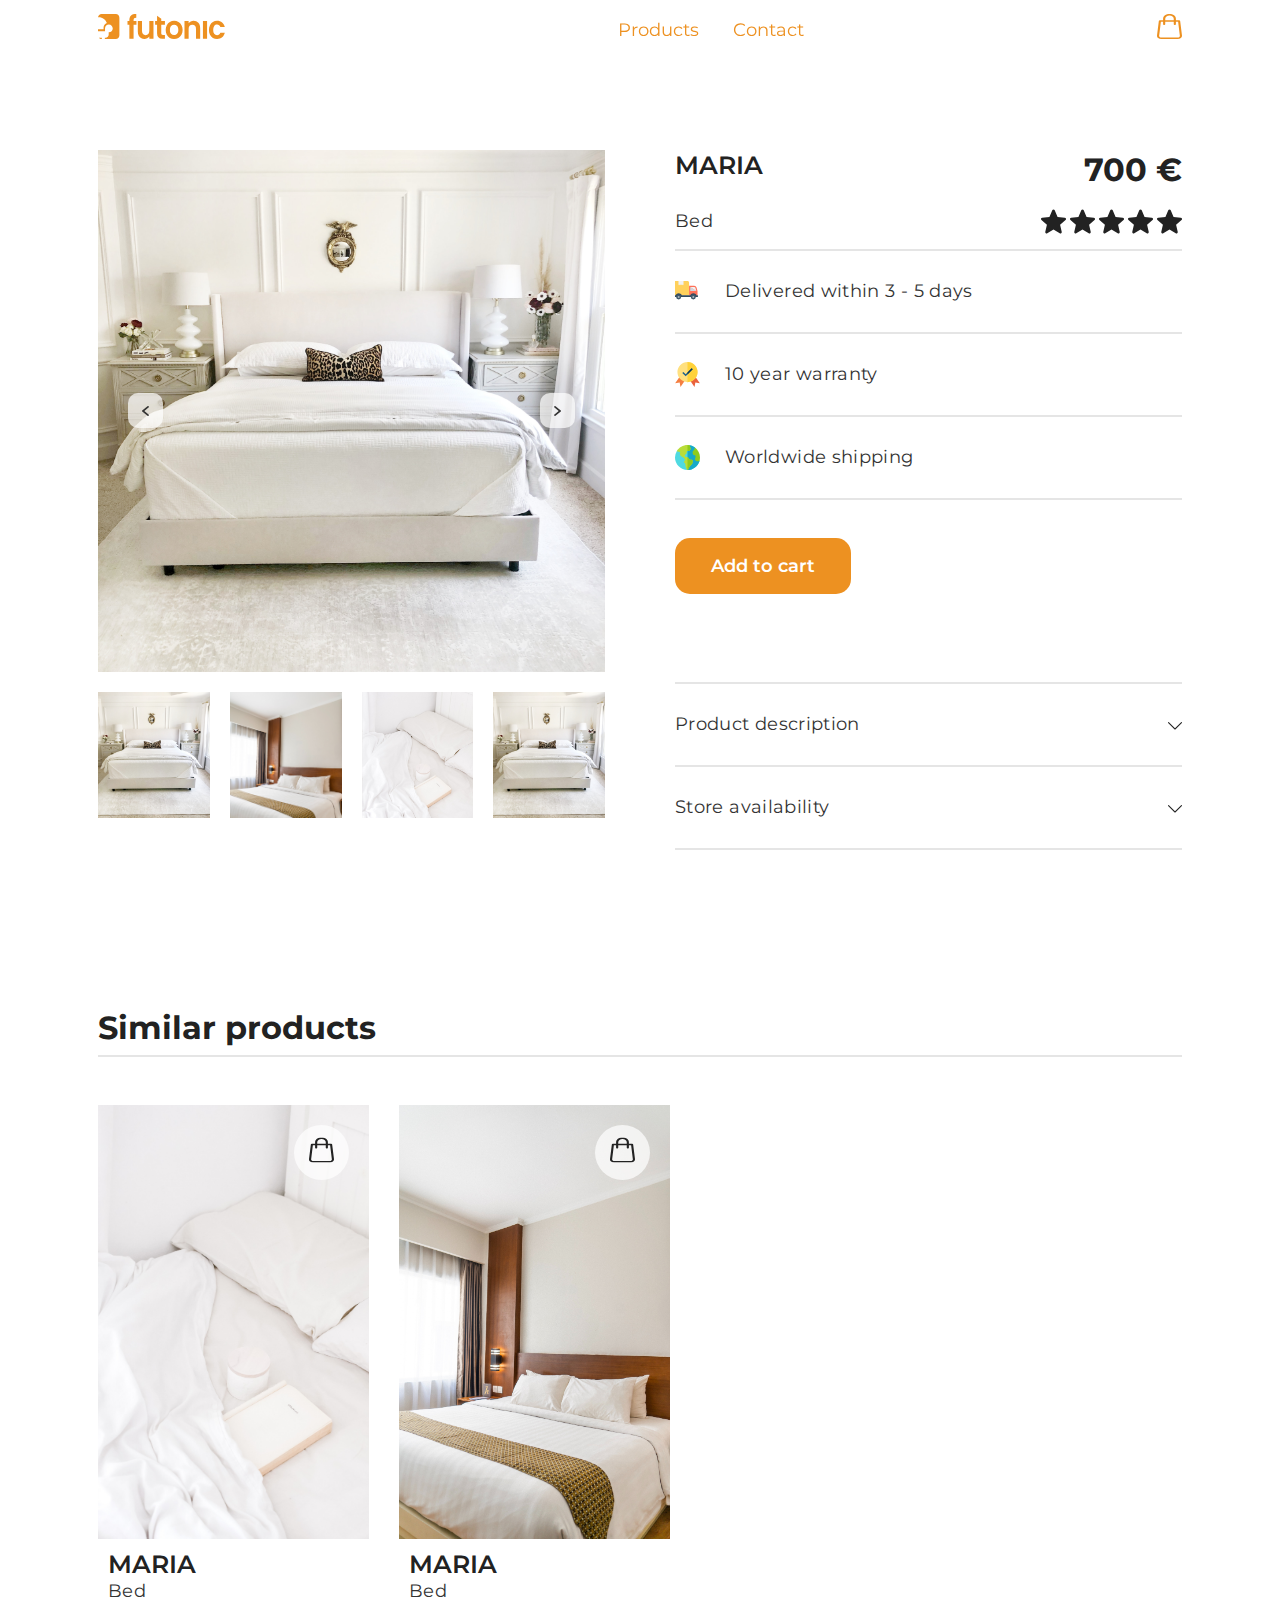
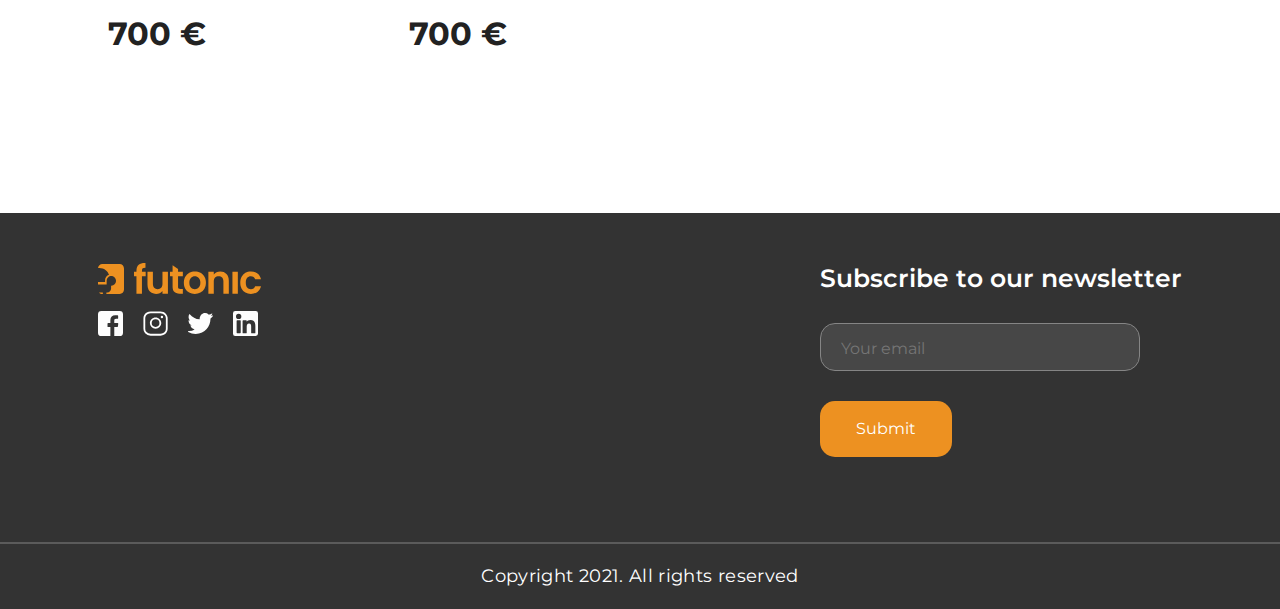
<file: SingleProductPage.html>
<!DOCTYPE html>
<html lang="en">
  <head>
    <meta charset="UTF-8">
    <meta http-equiv="X-UA-Compatible" content="IE=edge">
    <meta name="viewport" content="width=device-width, initial-scale=1.0">
    <link rel="icon" type="image/svg+xml" href="./SVG/Favicon.svg">
    <link rel="stylesheet" href="./Style/style.css" />
    <link href="https://fonts.googleapis.com/css2?family=Montserrat&display=swap" rel="stylesheet"/>
    <title>Single Product</title>
  </head>
  <body>
    
    <!--Header-->
    
    <header class="header-main">
      <div class="container">
        <div class="header__menu">
          <svg class="hamburger" width="29" height="23" fill="none" xmlns="http://www.w3.org/2000/svg">
            <path d="M1 11.5h27M1 22h27M1 1h27" stroke="#ed9121" stroke-width="2" stroke-miterlimit="10" stroke-linecap="round" stroke-linejoin="round"/>
          </svg>
        </div>
        <a class="header__logo orange" href="index.html" title="Home page">
          <svg width="127" height="25" fill="none" xmlns="http://www.w3.org/2000/svg">
            <path fill-rule="evenodd" clip-rule="evenodd" d="M.766 3.226H.03C.263 1.405 1.747 0 3.543 0H17.84c1.956 0 3.543 1.667 3.543 3.723v17.554c0 2.056-1.587 3.723-3.543 3.723H6.517a.352.352 0 00.348-.354v-.92h.689c1.732 0 3.135-1.427 3.135-3.188v-.027a.75.75 0 01-.001-.02V18.32c.067.003.135.005.203.005 2.13 0 3.855-1.755 3.855-3.92 0-2.166-1.726-3.921-3.855-3.921-2.093 0-3.796 1.696-3.853 3.81l-.002 3.056H0v-2.027h5.546l.001-1.805c.06-2.054 1.41-3.76 3.3-4.416-.994-3.39-4.234-5.876-8.081-5.876zm.108 20.5c.65.78 1.604 1.274 2.669 1.274h.655a.352.352 0 01-.349-.354v-.92H.874z" fill="#ed9121"/>
            <path d="M38.46 10.754h-2.88v13.96h-4.216v-13.96h-1.871V7.097h1.87v-.89c0-2.163.575-3.753 1.723-4.77C34.234.419 35.966-.058 38.282.006v3.752c-1.01-.021-1.712.159-2.108.54-.396.382-.594 1.071-.594 2.068v.73h2.88v3.658zM55.497 7.097v17.617H51.31v-2.226a5.682 5.682 0 01-2.108 1.812 6.172 6.172 0 01-2.792.636c-1.286 0-2.425-.286-3.414-.858-.99-.594-1.772-1.452-2.346-2.576-.554-1.145-.832-2.502-.832-4.07V7.097h4.157v9.699c0 1.399.327 2.48.98 3.243.654.742 1.544 1.113 2.673 1.113 1.148 0 2.049-.37 2.702-1.113.653-.763.98-1.844.98-3.243v-9.7h4.187zM63.25 10.754v8.522c0 .594.13 1.028.387 1.304.277.254.732.382 1.365.382h1.93v3.752H64.32c-3.504 0-5.256-1.823-5.256-5.47v-8.49h-1.96V7.097h1.96V1.832l4.187 3.007v2.258h3.682v3.657H63.25zM76.04 25c-1.584 0-3.01-.371-4.276-1.113-1.267-.763-2.267-1.834-3-3.212-.712-1.378-1.068-2.968-1.068-4.77 0-1.802.366-3.392 1.098-4.77.752-1.378 1.772-2.438 3.059-3.18 1.286-.763 2.722-1.144 4.305-1.144 1.584 0 3.02.381 4.306 1.144 1.287.742 2.296 1.802 3.029 3.18.752 1.378 1.128 2.968 1.128 4.77 0 1.802-.386 3.392-1.158 4.77-.752 1.378-1.782 2.449-3.088 3.212C79.088 24.629 77.643 25 76.04 25zm0-3.88a4.11 4.11 0 002.108-.572c.673-.403 1.207-.996 1.603-1.78.396-.785.594-1.74.594-2.863 0-1.674-.416-2.957-1.247-3.847-.812-.912-1.811-1.368-3-1.368-1.187 0-2.186.456-2.998 1.368-.792.89-1.188 2.173-1.188 3.847 0 1.675.386 2.968 1.158 3.88.792.89 1.782 1.335 2.97 1.335zM95.599 6.843c1.96 0 3.543.667 4.751 2.003 1.207 1.314 1.811 3.159 1.811 5.533v10.335h-4.157v-9.73c0-1.4-.327-2.47-.98-3.213-.653-.763-1.544-1.144-2.673-1.144-1.148 0-2.058.381-2.731 1.144-.654.742-.98 1.813-.98 3.212v9.73h-4.157V7.098h4.157V9.29a5.717 5.717 0 012.108-1.78 6.172 6.172 0 012.85-.668zM109.083 7.097v17.617h-4.157V7.097h4.157zM110.934 15.905c0-1.823.346-3.413 1.039-4.77.693-1.378 1.653-2.438 2.881-3.18 1.227-.763 2.632-1.144 4.216-1.144 2.039 0 3.722.55 5.048 1.653 1.346 1.081 2.247 2.608 2.702 4.58h-4.484c-.237-.764-.643-1.357-1.217-1.781-.554-.446-1.247-.668-2.079-.668-1.187 0-2.128.466-2.821 1.399-.692.912-1.039 2.215-1.039 3.911 0 1.675.347 2.979 1.039 3.912.693.911 1.634 1.367 2.821 1.367 1.683 0 2.782-.806 3.296-2.417h4.484c-.455 1.908-1.356 3.424-2.702 4.548-1.346 1.123-3.029 1.685-5.048 1.685-1.584 0-2.989-.371-4.216-1.113-1.228-.763-2.188-1.823-2.881-3.18-.693-1.378-1.039-2.979-1.039-4.802z" fill="#ed9121"/>
          </svg>
        </a>
        <nav class="header-main__nav">
          <ul class="meni header-main__nav-list">
            <li class="header-main__nav-list-item"><a href="ProductsPage.html" class="header-main__link orange">Products</a></li>
            <li class="header-main__nav-list-item"><a href="index.html" class="header-main__link orange">Contact</a></li>
          </ul>
        </nav>
        <a href="CartPage.html" title="Cart page"
          >
          <svg width="25" height="25" fill="none" xmlns="http://www.w3.org/2000/svg">
            <path d="M24.983 21.592L23.167 6.961c-.051-.403-.512-.711-1.065-.711h-3.2V4.687c0-1.256-.665-2.435-1.87-3.318C15.826.486 14.215 0 12.499 0 8.97 0 6.097 2.103 6.097 4.688V6.25h-3.2c-.553 0-1.014.308-1.063.71L.018 21.593c-.11.872.292 1.744 1.099 2.39C1.923 24.63 3.07 25 4.268 25h16.464c1.197 0 2.345-.37 3.152-1.017.807-.647 1.206-1.519 1.099-2.39zM8.231 4.688c0-1.724 1.914-3.125 4.268-3.125 1.146 0 2.22.323 3.024.91.805.588 1.244 1.375 1.244 2.215V6.25H8.231V4.687zM22.307 22.93c-.41.326-.969.508-1.577.508H4.268c-.606 0-1.167-.182-1.574-.51-.41-.328-.604-.751-.549-1.195l1.727-13.92h2.225v2.343c0 .431.478.781 1.067.781.59 0 1.067-.35 1.067-.78V7.811h8.536v2.344c0 .431.478.781 1.067.781.59 0 1.067-.35 1.067-.78V7.811h2.226l1.728 13.922c.056.443-.138.868-.548 1.196z" fill="#ed9121"/>
          </svg>
        </a>
      </div>
    </header>
    <main>
      
      <!--Single Product Sekcija-->
      
      <section class="single-product">
        <div class="container">
          <div class="single-product__img-wrap">
            <div class="single-product__img-wrap-big-pic" style="background-image: url(./ProductPage/Bed1.jpg);">
              <div class="single-product__img-wrap-big-pic-arrow single-product__img-wrap-big-pic-arrow-left">
                <svg width="7" height="10" fill="none" xmlns="http://www.w3.org/2000/svg">
                  <path d="M.19 4.61L5.492.16A.715.715 0 015.953 0c.175 0 .339.057.461.16l.39.327a.488.488 0 010 .774L2.353 4.998 6.81 8.739c.122.103.19.24.19.387a.504.504 0 01-.19.387l-.39.327a.715.715 0 01-.462.16.715.715 0 01-.46-.16L.19 5.386A.503.503 0 010 4.998c0-.147.067-.285.19-.388z" fill="#333"/>
                </svg>
              </div>
              <div class="single-product__img-wrap-big-pic-arrow single-product__img-wrap-big-pic-arrow-right">
                <svg width="7" height="10" fill="none" xmlns="http://www.w3.org/2000/svg">
                  <path d="M6.81 4.61L1.508.16A.715.715 0 001.047 0a.715.715 0 00-.461.16l-.39.327a.488.488 0 000 .774l4.452 3.737L.19 8.739a.503.503 0 00-.19.387c0 .146.068.284.19.387l.39.327c.124.103.287.16.462.16a.715.715 0 00.46-.16L6.81 5.386A.503.503 0 007 4.998a.503.503 0 00-.19-.388z" fill="#333"/>
                </svg>
              </div>
            </div>
            <div class="single-product__img-wrap-small-pics">
              <div class="single-product__img-wrap-small-pics-img" style="background-image: url(./ProductPage/Bed1.jpg);"></div>
              <div class="single-product__img-wrap-small-pics-img" style="background-image: url(./ProductPage/Bed2.jpg);"></div>
              <div class="single-product__img-wrap-small-pics-img" style="background-image: url(./ProductPage/Bed3.jpg);"></div>
              <div class="single-product__img-wrap-small-pics-img" style="background-image: url(./ProductPage/Bed1.jpg);"></div>
            </div>
          </div>
          <div class="single-product__content-wrap">
            <div class="single-product__content-wrap-top">
              <div class="single-product__content-wrap-top-price">
                <h3 class="heading3">MARIA</h3>
                <h2 class="heading2">700 €</h2>
              </div>
              <div class="single-product__content-wrap-top-rating">
                <p>Bed</p>
                <div class="single-product__content-wrap-top-rating-stars">
                <svg data-stars-clicked="1" class="star star-1" height="25" viewBox="0 -10 511.987 511" width="25" xmlns="http://www.w3.org/2000/svg">
                  <path d="M510.652 185.902a27.158 27.158 0 00-23.425-18.71l-147.774-13.419-58.433-136.77C276.71 6.98 266.898.494 255.996.494s-20.715 6.487-25.023 16.534l-58.434 136.746-147.797 13.418A27.208 27.208 0 001.34 185.902c-3.371 10.368-.258 21.739 7.957 28.907l111.7 97.96-32.938 145.09c-2.41 10.668 1.73 21.696 10.582 28.094 4.757 3.438 10.324 5.188 15.937 5.188 4.84 0 9.64-1.305 13.95-3.883l127.468-76.184 127.422 76.184c9.324 5.61 21.078 5.097 29.91-1.305a27.223 27.223 0 0010.582-28.094l-32.937-145.09 111.699-97.94a27.224 27.224 0 007.98-28.927zm0 0" fill="#222"/>
                </svg>
                

                <svg data-stars-clicked="2" class="star star-2" height="25" viewBox="0 -10 511.987 511" width="25" xmlns="http://www.w3.org/2000/svg">
                  <path d="M510.652 185.902a27.158 27.158 0 00-23.425-18.71l-147.774-13.419-58.433-136.77C276.71 6.98 266.898.494 255.996.494s-20.715 6.487-25.023 16.534l-58.434 136.746-147.797 13.418A27.208 27.208 0 001.34 185.902c-3.371 10.368-.258 21.739 7.957 28.907l111.7 97.96-32.938 145.09c-2.41 10.668 1.73 21.696 10.582 28.094 4.757 3.438 10.324 5.188 15.937 5.188 4.84 0 9.64-1.305 13.95-3.883l127.468-76.184 127.422 76.184c9.324 5.61 21.078 5.097 29.91-1.305a27.223 27.223 0 0010.582-28.094l-32.937-145.09 111.699-97.94a27.224 27.224 0 007.98-28.927zm0 0" fill="#222"/>
                </svg>
                

                <svg data-stars-clicked="3" class="star star-3" height="25" viewBox="0 -10 511.987 511" width="25" xmlns="http://www.w3.org/2000/svg">
                  <path d="M510.652 185.902a27.158 27.158 0 00-23.425-18.71l-147.774-13.419-58.433-136.77C276.71 6.98 266.898.494 255.996.494s-20.715 6.487-25.023 16.534l-58.434 136.746-147.797 13.418A27.208 27.208 0 001.34 185.902c-3.371 10.368-.258 21.739 7.957 28.907l111.7 97.96-32.938 145.09c-2.41 10.668 1.73 21.696 10.582 28.094 4.757 3.438 10.324 5.188 15.937 5.188 4.84 0 9.64-1.305 13.95-3.883l127.468-76.184 127.422 76.184c9.324 5.61 21.078 5.097 29.91-1.305a27.223 27.223 0 0010.582-28.094l-32.937-145.09 111.699-97.94a27.224 27.224 0 007.98-28.927zm0 0" fill="#222"/>
                </svg>
                

                <svg data-stars-clicked="4" class="star star-4" height="25" viewBox="0 -10 511.987 511" width="25" xmlns="http://www.w3.org/2000/svg">
                  <path d="M510.652 185.902a27.158 27.158 0 00-23.425-18.71l-147.774-13.419-58.433-136.77C276.71 6.98 266.898.494 255.996.494s-20.715 6.487-25.023 16.534l-58.434 136.746-147.797 13.418A27.208 27.208 0 001.34 185.902c-3.371 10.368-.258 21.739 7.957 28.907l111.7 97.96-32.938 145.09c-2.41 10.668 1.73 21.696 10.582 28.094 4.757 3.438 10.324 5.188 15.937 5.188 4.84 0 9.64-1.305 13.95-3.883l127.468-76.184 127.422 76.184c9.324 5.61 21.078 5.097 29.91-1.305a27.223 27.223 0 0010.582-28.094l-32.937-145.09 111.699-97.94a27.224 27.224 0 007.98-28.927zm0 0" fill="#222"/>
                </svg>
                

                <svg data-stars-clicked="5" class="star star-5" height="25" viewBox="0 -10 511.987 511" width="25" xmlns="http://www.w3.org/2000/svg">
                  <path d="M510.652 185.902a27.158 27.158 0 00-23.425-18.71l-147.774-13.419-58.433-136.77C276.71 6.98 266.898.494 255.996.494s-20.715 6.487-25.023 16.534l-58.434 136.746-147.797 13.418A27.208 27.208 0 001.34 185.902c-3.371 10.368-.258 21.739 7.957 28.907l111.7 97.96-32.938 145.09c-2.41 10.668 1.73 21.696 10.582 28.094 4.757 3.438 10.324 5.188 15.937 5.188 4.84 0 9.64-1.305 13.95-3.883l127.468-76.184 127.422 76.184c9.324 5.61 21.078 5.097 29.91-1.305a27.223 27.223 0 0010.582-28.094l-32.937-145.09 111.699-97.94a27.224 27.224 0 007.98-28.927zm0 0" fill="#222"/>
                </svg>
                

                </div>
              </div>
            </div>
            <div class="single-product__content-wrap-middle">
              <hr>
              <div class="single-product__content-wrap-middle-flex">
                <svg width="25" height="25" fill="none" xmlns="http://www.w3.org/2000/svg">
                  <g clip-path="url(#clip0)">
                    <path d="M19.226 6.78h-5.162v9.356h8.457v-4.21l-.986-3.41a2.404 2.404 0 00-2.31-1.736z" fill="#FF7058"/>
                    <path d="M21.287 11.88h-6.05V7.954l6.05 3.926z" fill="#CDD6E0"/>
                    <path d="M21.286 11.882l-.879-3.039a1.237 1.237 0 00-1.182-.888h-3.987l6.048 3.927z" fill="#F2F2F2"/>
                    <path d="M-.521 2.083H12.5c.862 0 1.562.7 1.562 1.563v12.49H-2.083V3.646c0-.863.699-1.563 1.562-1.563z" fill="#FFD15C"/>
                    <path d="M8.499 2.086v4.128l-.604-.604-.633.633-.633-.633-.633.633-.634-.633-.64.633-.633-.633-.611.612V2.086h5.021z" fill="#F2F2F2"/>
                    <path d="M22.915 16.135v1.766H-2.083v-1.766h2.61a3.573 3.573 0 013.124-1.833c1.339 0 2.51.74 3.125 1.833h8.395a3.564 3.564 0 013.12-1.833c1.343 0 2.51.74 3.124 1.833h1.5z" fill="#334A5E"/>
                    <path d="M20.787 17.89a2.495 2.495 0 11-4.99 0 2.495 2.495 0 014.99 0z" fill="#40596B"/>
                    <path d="M19.294 17.89a1.002 1.002 0 11-2.004 0 1.002 1.002 0 012.004 0z" fill="#ACB3BA"/>
                    <path d="M6.145 17.89a2.495 2.495 0 11-4.99 0 2.495 2.495 0 014.99 0z" fill="#40596B"/>
                    <path d="M4.652 17.89a1.002 1.002 0 11-2.003 0 1.002 1.002 0 012.003 0z" fill="#ACB3BA"/>
                  </g>
                  <defs>
                    <clipPath id="clip0">
                      <path fill="#fff" d="M0 0h25v25H0z"/>
                    </clipPath>
                  </defs>
                </svg>
                <p>Delivered within 3 - 5 days</p>
              </div>
              <hr>
              <div class="single-product__content-wrap-middle-flex">
                <svg width="25" height="25" fill="none" xmlns="http://www.w3.org/2000/svg">
                  <g clip-path="url(#clip0)">
                    <path d="M4.814 14.527L.146 21.334l4.507-.84.84 4.506 4.431-6.462-5.11-4.011z" fill="#F57F41"/>
                    <path d="M20.185 14.527l-5.11 4.01L19.504 25l.84-4.506 4.507.84-4.667-6.807z" fill="#EA623C"/>
                    <path d="M12.499 0C6.948 0 2.43 4.517 2.43 10.069c0 5.551 4.517 10.068 10.068 10.068 5.551 0 10.068-4.517 10.068-10.069C22.567 4.517 18.05 0 12.499 0z" fill="#FFE07F"/>
                    <path d="M12.499 0v20.137c5.552 0 10.068-4.517 10.068-10.069C22.567 4.517 18.051 0 12.5 0z" fill="#FFD23A"/>
                    <path d="M10.704 14.364l-3.437-3.438L8.31 9.884l2.396 2.396 5.985-5.986 1.041 1.042-7.027 7.027z" fill="#1D608B"/>
                    <path d="M12.499 12.573l5.232-5.237-1.042-1.042-4.19 4.19v2.09z" fill="#0D3954"/>
                  </g>
                  <defs>
                    <clipPath id="clip0">
                      <path fill="#fff" d="M0 0h25v25H0z"/>
                    </clipPath>
                  </defs>
                </svg>
                <p>10 year warranty</p>
              </div>
              <hr>
              <div class="single-product__content-wrap-middle-flex">
                <svg width="25" height="25" fill="none" xmlns="http://www.w3.org/2000/svg">
                  <g clip-path="url(#clip0)">
                    <path d="M11.195 14.457L4.608 4.212 1.74 6.182A12.357 12.357 0 000 12.5C0 19.366 5.634 25 12.5 25l-1.305-10.543z" fill="#4FDAE1"/>
                    <path d="M12.552 24.998h.002L12.5 25c.017 0 .034 0 .052-.002z" fill="#000"/>
                    <path d="M19.933 2.534C18.367 1.364 16.526.508 14.518.18L12.5 1.993 7.685 6.206l2.338 7.026L12.5 25c5.567-.024 10.386-3.77 11.948-8.838L19.933 2.534z" fill="#4FDAE1"/>
                    <path d="M24.449 16.162L19.933 2.534C18.369 1.364 16.526.508 14.519.18L12.5 1.993V25c5.568-.024 10.386-3.77 11.949-8.838z" fill="#16AAC8"/>
                    <path d="M16.895 14.697h-1.292a1.907 1.907 0 01-1.715-1.06 3.356 3.356 0 00-1.388-1.43 3.363 3.363 0 00-1.638-.44h-.839l-.222-.445c-.395-.789-.038-1.75.814-2.187.7-.359 1.152-1.144 1.152-2V6.64c0-.404.329-.733.733-.733h.884a2.198 2.198 0 002.08-2.905L14.518.179A16.316 16.316 0 0012.5 0C7.987 0 3.932 2.482 1.74 6.183l2.863.704a.801.801 0 01.51 1.17c-.53.966-.212 2.21.724 2.834l3.165 2.11.728 1.456c.247.495.15 1.091-.241 1.483l-.437.437a.732.732 0 000 1.036l.874.873c.243.243.377.566.377.909a9.86 9.86 0 001.013 4.344l.529 1.056a.733.733 0 001.35-.096c.56-1.678 1.622-3.3 3.343-4.999a3.637 3.637 0 001.089-2.605V15.43a.732.732 0 00-.732-.733z" fill="#B9DD39"/>
                    <path d="M13.384 5.908a2.198 2.198 0 002.08-2.905L14.518.179A16.318 16.318 0 0012.5 0v5.908h.884zM13.194 24.5c.56-1.68 1.623-3.3 3.344-5a3.637 3.637 0 001.089-2.605V15.43a.732.732 0 00-.732-.733h-1.292a1.907 1.907 0 01-1.715-1.06 3.355 3.355 0 00-1.388-1.43V25a.733.733 0 00.694-.5zM19.933 2.534l-.694 2.081a.745.745 0 01-.177.288l-.791.79a2.184 2.184 0 00-.644 1.554v.858a2.2 2.2 0 002.197 2.198c.404 0 .733.328.733.732v1.12a.73.73 0 01-.078.326l-.25.501c-.73 1.46.33 3.18 1.966 3.18h2.254c.302-.98.551-2.394.551-3.662 0-3.905-1.876-7.58-5.067-9.966z" fill="#90CC1C"/>
                  </g>
                  <defs>
                    <clipPath id="clip0">
                      <path fill="#fff" d="M0 0h25v25H0z"/>
                    </clipPath>
                  </defs>
                </svg>
                <p>Worldwide shipping</p>
              </div>
              <hr>
              <button type="button" class="single-product__button">Add to cart</button>
            </div>
            <div class="single-product__content-wrap-bottom">
              <hr>
              <div class="single-product__content-wrap-bottom-accordion">
                <div class="single-product__content-wrap-bottom-flex">
                  <p>Product description</p>
                  <svg width="14" height="8" fill="none" xmlns="http://www.w3.org/2000/svg">
                    <path d="M7.003 6.242L.92.158a.539.539 0 00-.761.761l6.464 6.465c.21.21.552.21.762 0L13.85.92a.539.539 0 00-.762-.761L7.003 6.242z" fill="#222"/>
                  </svg>
                </div>
                <div class="single-product__content-wrap-bottom-accordion-dropdown">
                  <p>Lorem ipsum dolor sit, amet consectetur adipisicing elit. Quis reprehenderit ipsum suscipit accusantium atque aspernatur, deleniti facere iure laudantium voluptatibus?</p>
                </div>
              </div>
              <hr>
              <div class="single-product__content-wrap-bottom-accordion-two">
                <div class="single-product__content-wrap-bottom-flex">
                  <p>Store availability</p>
                  <svg width="14" height="8" fill="none" xmlns="http://www.w3.org/2000/svg">
                    <path d="M7.003 6.242L.92.158a.539.539 0 00-.761.761l6.464 6.465c.21.21.552.21.762 0L13.85.92a.539.539 0 00-.762-.761L7.003 6.242z" fill="#222"/>
                  </svg>
                </div>
              <div class="single-product__content-wrap-bottom-accordion-dropdown-two">
                <p>Lorem ipsum dolor sit, amet consectetur adipisicing elit. Quis reprehenderit ipsum suscipit accusantium atque aspernatur, deleniti facere iure laudantium voluptatibus?</p>
              </div>
              </div>
              <hr>
            </div>
          </div>
        </div>
      </section>
      
      <!--Second Section-->

      <section class="similar-products">
        <div class="container">
          <h2>Similar products</h2>
          <hr>
          <div class="similar-products__cards">
            
            <article class="similar-products__cards__card">
              <a href="#" class="similar-products__cards__card-quick-add">
                <svg width="25" height="25" fill="none" xmlns="http://www.w3.org/2000/svg">
                  <path d="M24.983 21.592L23.167 6.961c-.051-.403-.512-.711-1.065-.711h-3.2V4.687c0-1.256-.665-2.435-1.87-3.318C15.826.486 14.215 0 12.499 0 8.97 0 6.097 2.103 6.097 4.688V6.25h-3.2c-.553 0-1.014.308-1.063.71L.018 21.593c-.11.872.292 1.744 1.099 2.39C1.923 24.63 3.07 25 4.268 25h16.464c1.197 0 2.345-.37 3.152-1.017.807-.647 1.206-1.519 1.099-2.39zM8.231 4.688c0-1.724 1.914-3.125 4.268-3.125 1.146 0 2.22.323 3.024.91.805.588 1.244 1.375 1.244 2.215V6.25H8.231V4.687zM22.307 22.93c-.41.326-.969.508-1.577.508H4.268c-.606 0-1.167-.182-1.574-.51-.41-.328-.604-.751-.549-1.195l1.727-13.92h2.225v2.343c0 .431.478.781 1.067.781.59 0 1.067-.35 1.067-.78V7.811h8.536v2.344c0 .431.478.781 1.067.781.59 0 1.067-.35 1.067-.78V7.811h2.226l1.728 13.922c.056.443-.138.868-.548 1.196z" fill="#222"/>
                </svg>
              </a>
              <div class="similar-products__img" style="background-image: url(./ProductPage/Bed3.jpg);"></div>
              <div class="similar-products__cards__card-text-wrapper">
                <h3 class="heading3">MARIA</h3>
                <p>Bed</p>
                <h2 class="heading2">700 €</h2>
              </div>
            </article>
            
            <article class="similar-products__cards__card">
              <a href="#" class="similar-products__cards__card-quick-add">
                <svg width="25" height="25" fill="none" xmlns="http://www.w3.org/2000/svg">
                  <path d="M24.983 21.592L23.167 6.961c-.051-.403-.512-.711-1.065-.711h-3.2V4.687c0-1.256-.665-2.435-1.87-3.318C15.826.486 14.215 0 12.499 0 8.97 0 6.097 2.103 6.097 4.688V6.25h-3.2c-.553 0-1.014.308-1.063.71L.018 21.593c-.11.872.292 1.744 1.099 2.39C1.923 24.63 3.07 25 4.268 25h16.464c1.197 0 2.345-.37 3.152-1.017.807-.647 1.206-1.519 1.099-2.39zM8.231 4.688c0-1.724 1.914-3.125 4.268-3.125 1.146 0 2.22.323 3.024.91.805.588 1.244 1.375 1.244 2.215V6.25H8.231V4.687zM22.307 22.93c-.41.326-.969.508-1.577.508H4.268c-.606 0-1.167-.182-1.574-.51-.41-.328-.604-.751-.549-1.195l1.727-13.92h2.225v2.343c0 .431.478.781 1.067.781.59 0 1.067-.35 1.067-.78V7.811h8.536v2.344c0 .431.478.781 1.067.781.59 0 1.067-.35 1.067-.78V7.811h2.226l1.728 13.922c.056.443-.138.868-.548 1.196z" fill="#222"/>
                </svg>
              </a>
              <div class="similar-products__img" style="background-image: url(./ProductPage/Bed2.jpg);"></div>
              <div class="similar-products__cards__card-text-wrapper">
                <h3 class="heading3">MARIA</h3>
                <p>Bed</p>
                <h2 class="heading2">700 €</h2>
              </div>          
            </article>
          </div>
        </div>
      </section>
    </main>
    
    <!--Footer-->
    
    <footer>
      <div class="container">
        <div class="footer">
          <div class="footer__logo">
            <a href="index.html"
              >
              <svg width="163" height="31" fill="none" xmlns="http://www.w3.org/2000/svg">
                <path d="M47.703 13.335h-3.759v17.31h-5.502v-17.31h-2.441V8.8h2.441V7.696c0-2.681.75-4.653 2.247-5.915C42.187.52 44.448-.072 47.47.007V4.66c-1.317-.026-2.234.197-2.751.67-.517.473-.775 1.328-.775 2.563V8.8h3.758v4.535zM69.932 8.8v21.845H64.47v-2.76c-.697.946-1.614 1.695-2.75 2.247-1.112.526-2.326.79-3.643.79-1.679 0-3.164-.356-4.456-1.066-1.291-.736-2.312-1.8-3.06-3.193-.724-1.42-1.086-3.102-1.086-5.048V8.8H54.9v12.027c0 1.735.426 3.075 1.278 4.022.853.92 2.015 1.38 3.488 1.38 1.498 0 2.673-.46 3.526-1.38.852-.947 1.278-2.287 1.278-4.022V8.8h5.463zM80.05 13.335v10.567c0 .736.168 1.275.504 1.617.362.316.956.473 1.782.473h2.519v4.653h-3.41c-4.572 0-6.858-2.26-6.858-6.782V13.335H72.03V8.8h2.557V2.271l5.463 3.73v2.8h4.805v4.534H80.05zM96.739 31c-2.067 0-3.927-.46-5.58-1.38-1.653-.946-2.958-2.274-3.913-3.983-.93-1.708-1.395-3.68-1.395-5.914 0-2.235.478-4.206 1.433-5.915.982-1.709 2.312-3.023 3.991-3.943 1.68-.947 3.552-1.42 5.618-1.42 2.067 0 3.94.473 5.619 1.42 1.679.92 2.996 2.234 3.952 3.943.981 1.709 1.472 3.68 1.472 5.915 0 2.234-.503 4.206-1.511 5.914a10.377 10.377 0 01-4.03 3.983c-1.679.92-3.564 1.38-5.656 1.38zm0-4.81c.981 0 1.898-.237 2.75-.71.879-.5 1.576-1.236 2.093-2.209.516-.972.775-2.155.775-3.548 0-2.077-.543-3.668-1.628-4.772-1.059-1.13-2.363-1.695-3.913-1.695-1.55 0-2.854.565-3.913 1.695-1.034 1.104-1.55 2.695-1.55 4.772 0 2.076.503 3.68 1.51 4.81 1.034 1.104 2.326 1.656 3.876 1.656zM122.261 8.485c2.557 0 4.623.828 6.199 2.484 1.576 1.63 2.364 3.917 2.364 6.86v12.816h-5.425V18.58c0-1.735-.426-3.062-1.278-3.982-.853-.947-2.015-1.42-3.488-1.42-1.498 0-2.686.473-3.564 1.42-.853.92-1.279 2.247-1.279 3.982v12.066h-5.425V8.8h5.425v2.72a7.373 7.373 0 012.751-2.207c1.137-.552 2.376-.828 3.72-.828zM139.857 8.8v21.845h-5.425V8.8h5.425zM142.272 19.723c0-2.261.452-4.233 1.356-5.915.904-1.709 2.157-3.023 3.758-3.943 1.602-.947 3.436-1.42 5.502-1.42 2.661 0 4.856.684 6.587 2.05 1.757 1.341 2.932 3.234 3.526 5.679h-5.851c-.31-.947-.839-1.683-1.588-2.208-.724-.552-1.628-.828-2.713-.828-1.55 0-2.777.578-3.681 1.735-.904 1.13-1.356 2.747-1.356 4.85 0 2.076.452 3.693 1.356 4.85.904 1.13 2.131 1.695 3.681 1.695 2.196 0 3.63-.999 4.301-2.997h5.851c-.594 2.366-1.769 4.246-3.526 5.64-1.756 1.392-3.952 2.089-6.587 2.089-2.066 0-3.9-.46-5.502-1.38-1.601-.946-2.854-2.26-3.758-3.943-.904-1.709-1.356-3.694-1.356-5.954z" fill="#ED9121"/>
                <path fill-rule="evenodd" clip-rule="evenodd" d="M1.375 5H.023C.25 2.752 2.081 1 4.308 1h17.384C24.072 1 26 3 26 5.468v21.064C26 29 24.071 31 21.692 31H8.034a.431.431 0 00.422-.44v-1.14h.834c2.097 0 3.797-1.77 3.797-3.953a.897.897 0 00-.002-.06v-2.69c.082.004.163.006.246.006 2.579 0 4.669-2.176 4.669-4.861C18 15.177 15.91 13 13.331 13c-2.535 0-4.596 2.103-4.666 4.725l-.002 3.79H0V19h7.068l.001-2.088C7.14 14.534 8.75 12.56 11 11.8 9.815 7.877 5.957 5 1.375 5zm-.354 24.42c.79.966 1.97 1.58 3.287 1.58h.918a.431.431 0 01-.422-.44v-1.14H1.021z" fill="#ED9121"/>
              </svg>
            </a>
            
            <!--Social Media links-->
          
            <div class="footer__logo__social-media">
              <div class="Facebook">
                <a href="#">
                  <svg width="25" height="25" fill="none" xmlns="http://www.w3.org/2000/svg">
                    <path d="M21.631 0H3.37A3.369 3.369 0 000 3.369V21.63A3.369 3.369 0 003.37 25h9.007l.015-8.934h-2.32a.548.548 0 01-.548-.545l-.012-2.88a.548.548 0 01.548-.55h2.317V9.31c0-3.23 1.972-4.987 4.852-4.987h2.364c.303 0 .548.245.548.547v2.428a.548.548 0 01-.548.548h-1.45c-1.567 0-1.87.745-1.87 1.838v2.408h3.442c.328 0 .583.287.544.613l-.341 2.88a.548.548 0 01-.544.482h-3.086L16.272 25h5.36A3.369 3.369 0 0025 21.631V3.37A3.369 3.369 0 0021.63 0z" fill="#FDFDFD"/>
                  </svg>
                </a>
              </div>
              <div class="Instagram">
                <a href="#">
                  <svg width="25" height="25" viewBox="0 0 512 512">
                    <g fill="#fff">
                      <path d="M505 257v107.5c-.2 52-24.4 90.5-67.6 117.7a154 154 0 01-83.2 22.8c-65.2 0-130.3.3-195.5-.1A151.6 151.6 0 0143.5 455a128.3 128.3 0 01-34.6-91.5V149.6C9.2 97.5 33.4 59 76.6 31.8A155 155 0 01160.3 9c65 0 130-.3 195 .1 45.5.3 84.6 16.4 115.5 50.2a127.9 127.9 0 0133.4 73.2c1.3 11 .7 22 .8 32.9V257zm-459 0v110a91.8 91.8 0 0026.5 64.9 114.5 114.5 0 0085 36c65.7.4 131.3.1 197 .1 21.2 0 41.4-4.6 59.8-15.2 34.4-19.7 53.8-48.7 53.8-89.3V147c0-25-9.1-46.6-26.2-64.5a113.8 113.8 0 00-84.8-36.3c-66.4-.5-132.7-.2-199.1-.2-20.7 0-40.3 4.9-58.3 15.1-34.3 19.8-53.8 48.8-53.7 89.4V257z"/>
                      <path d="M257.3 363A115.6 115.6 0 01141 247c.1-62.7 52.6-114.1 116.7-114 64.4 0 116.4 51.7 116.3 115.5A115.8 115.8 0 01257.3 363zm0-37a78.9 78.9 0 0079.7-77.8 78.8 78.8 0 00-79.3-78.2 78.9 78.9 0 00-79.7 77.8 78.8 78.8 0 0079.3 78.2zM363 123.6A25 25 0 01387.5 98a25 25 0 0124.5 25.6 25 25 0 01-24.3 25.4 25 25 0 01-24.7-25.4z"/>
                    </g>
                  </svg>
                </a>
              </div>
              <div class="Twitter">
                <a href="#">
                  <svg width="25" height="25" fill="none" xmlns="http://www.w3.org/2000/svg">
                    <g clip-path="url(#clip0)">
                      <path d="M24.604 4.522a9.897 9.897 0 01-1.724.581 5.376 5.376 0 001.419-2.26.282.282 0 00-.413-.328 9.947 9.947 0 01-2.635 1.09.698.698 0 01-.626-.156 5.39 5.39 0 00-3.566-1.346c-.57 0-1.144.088-1.708.263a5.222 5.222 0 00-3.519 3.762 5.75 5.75 0 00-.128 1.985.2.2 0 01-.216.218c-3.826-.356-7.275-2.199-9.714-5.19a.282.282 0 00-.462.036 5.385 5.385 0 00-.73 2.71c0 1.461.588 2.838 1.607 3.842A4.83 4.83 0 01.96 9.253a.282.282 0 00-.419.243 5.396 5.396 0 003.148 4.972 4.856 4.856 0 01-1.023-.085.282.282 0 00-.321.362 5.402 5.402 0 004.267 3.674 9.946 9.946 0 01-5.57 1.692H.417a.413.413 0 00-.404.31.427.427 0 00.205.473 14.793 14.793 0 007.433 2.004c2.285 0 4.422-.453 6.353-1.348a14.028 14.028 0 004.648-3.483 15.268 15.268 0 002.846-4.766c.633-1.69.967-3.495.967-5.217v-.082c0-.277.125-.537.343-.714a10.652 10.652 0 002.143-2.352c.157-.235-.09-.529-.348-.414z" fill="#FDFDFD"/>
                    </g>
                    <defs>
                      <clipPath id="clip0">
                        <path fill="#fff" transform="translate(.001)" d="M0 0h25v25H0z"/>
                      </clipPath>
                    </defs>
                  </svg>
                </a>
              </div>
              <div class="LinkedIn">
                <a href="#">
                  <svg width="25" height="25" fill="none" xmlns="http://www.w3.org/2000/svg">
                    <g clip-path="url(#clip0)">
                      <path d="M22.74 0H2.261A2.261 2.261 0 00.001 2.261v20.477A2.261 2.261 0 002.262 25H22.74a2.261 2.261 0 002.262-2.262V2.261A2.261 2.261 0 0022.739 0zM7.736 21.587a.658.658 0 01-.658.658H4.277a.658.658 0 01-.658-.658V9.843c0-.363.295-.658.658-.658H7.08c.363 0 .658.295.658.658v11.744zM5.678 8.078a2.661 2.661 0 110-5.323 2.661 2.661 0 010 5.323zm16.7 13.562a.605.605 0 01-.606.605h-3.006a.605.605 0 01-.605-.605V16.13c0-.821.241-3.6-2.148-3.6-1.852 0-2.228 1.902-2.304 2.755v6.354c0 .334-.27.605-.605.605h-2.907a.605.605 0 01-.605-.605V9.79c0-.334.27-.605.605-.605h2.907c.335 0 .606.271.606.605v1.025c.686-1.031 1.707-1.827 3.881-1.827 4.814 0 4.786 4.497 4.786 6.968v5.684z" fill="#FDFDFD"/>
                    </g>
                    <defs>
                      <clipPath id="clip0">
                        <path fill="#fff" transform="translate(.001)" d="M0 0h25v25H0z"/>
                      </clipPath>
                    </defs>
                  </svg>
                </a>
              </div>
            </div>
          </div>
          <div class="footer__newsletter">
            <h3 class="heading3">Subscribe to our newsletter</h3>
            <input
              type="email"
              class="footer__newsletter__email"
              name="email"
              placeholder="Your email"
              />
            <input type="submit" class="submit" value="Submit" />
          </div>
        </div>
      </div>
      <div class="footer__copyright">
        <div class="footer__copyright__line"></div>
        <p>Copyright 2021. All rights reserved</p>
      </div>
    </footer>
    <script src="https://code.jquery.com/jquery-3.6.0.min.js"></script>
    <script src="script.js"></script>
  </body>
</html>
</file>
<file: Style/style.css>
/* Box sizing rules */
*,
*::before,
*::after {
  -webkit-box-sizing: border-box;
          box-sizing: border-box;
}

html {
  -webkit-box-sizing: border-box;
  box-sizing: border-box;
}

*,
*:before,
*:after {
  -webkit-box-sizing: inherit;
  box-sizing: inherit;
}

/* Remove default margin */
body,
h1,
h2,
h3,
h4,
p,
figure,
blockquote,
dl,
dd {
  margin: 0;
}

/* Remove list styles on ul, ol elements with a list role, which suggests default styling will be removed */
ul[role="list"],
ol[role="list"] {
  list-style: none;
}

/* Set core root defaults */
html:focus-within {
  scroll-behavior: smooth;
}

/* Set core body defaults */
body {
  min-height: 100vh;
  text-rendering: optimizeSpeed;
  line-height: 1.5;
}

/* A elements that don't have a class get default styles */
a:not([class]) {
  text-decoration-skip-ink: auto;
}

/* Make images easier to work with */
img,
picture {
  max-width: 100%;
  display: block;
}

/* Inherit fonts for inputs and buttons */
input,
button,
textarea,
select {
  font: inherit;
}

/* Remove all animations, transitions and smooth scroll for people that prefer not to see them */
@media (prefers-reduced-motion: reduce) {
  html:focus-within {
    scroll-behavior: auto;
  }
  *,
  *::before,
  *::after {
    -webkit-animation-duration: 0.01ms !important;
            animation-duration: 0.01ms !important;
    -webkit-animation-iteration-count: 1 !important;
            animation-iteration-count: 1 !important;
    -webkit-transition-duration: 0.01ms !important;
            transition-duration: 0.01ms !important;
    scroll-behavior: auto !important;
  }
}

.header-main {
  position: fixed;
  padding: 0 20px;
  width: 100%;
  left: 0;
  top: 0;
  width: 100%;
  -webkit-transition: all 0.3s ease;
  transition: all 0.3s ease;
  z-index: 999;
}

.header-main .container {
  display: -webkit-box;
  display: -ms-flexbox;
  display: flex;
  -webkit-box-pack: justify;
      -ms-flex-pack: justify;
          justify-content: space-between;
  -webkit-box-align: center;
      -ms-flex-align: center;
          align-items: center;
}

.header-main.active {
  background: #fff;
  -webkit-box-shadow: 0px 10px 5px -7px rgba(0, 0, 0, 0.2);
          box-shadow: 0px 10px 5px -7px rgba(0, 0, 0, 0.2);
}

.header-main.active .container {
  background-color: #fff;
}

.header-main.active .container svg path {
  fill: #ed9121;
}

.header-main.active .container nav ul li a {
  color: #ed9121;
}

.header-main.active .container nav ul li a:hover {
  color: #fff;
}

.header-main__nav.active-nav {
  -webkit-transform: translateX(0);
          transform: translateX(0);
  -webkit-transition: 0.5s;
  transition: 0.5s;
}

.header-main__nav ul {
  margin: 0;
}

.header-main__nav li {
  display: inline-block;
}

.header-main__link {
  display: -webkit-box;
  display: -ms-flexbox;
  display: flex;
  -webkit-box-align: center;
      -ms-flex-align: center;
          align-items: center;
  padding: 0 15px;
  height: 60px;
  border-radius: 0px 0px 15px 15px;
  -webkit-transition: all 0.3s ease;
  transition: all 0.3s ease;
  font-family: "Montserrat", sans-serif;
  color: #fff;
  text-decoration: none;
  font-size: 18px;
}

.header-main__link.orange {
  color: #ed9121;
}

.header-main__link:hover {
  background-color: #ed9121;
  color: #fff;
}

.header__menu {
  display: none;
}

@media only screen and (max-width: 768px) {
  .header-main {
    padding-top: 10px;
  }
  .header-main.active .hamburger path {
    stroke: #ed9121;
  }
  .header__logo {
    display: none;
  }
  .header__menu {
    display: block;
  }
  .meni {
    padding: 0;
    margin: 0;
    position: fixed;
    width: 100%;
    max-width: 390px;
    background: #333;
    top: 40px;
    left: 45px;
    display: none;
    -webkit-box-sizing: border-box;
            box-sizing: border-box;
  }
  .header-main__nav-list-item {
    display: block;
    margin: 10px 0;
    width: 100%;
    text-align: center;
  }
  .meni.aktiviraj {
    display: block;
  }
}

.hero .container {
  display: -webkit-box;
  display: -ms-flexbox;
  display: flex;
  -webkit-box-pack: center;
      -ms-flex-pack: center;
          justify-content: center;
  -webkit-box-align: center;
      -ms-flex-align: center;
          align-items: center;
}

.hero__img {
  width: 100%;
  background-size: cover;
  background-position: center;
}

.hero__wrapper {
  display: -webkit-box;
  display: -ms-flexbox;
  display: flex;
  -webkit-box-pack: center;
      -ms-flex-pack: center;
          justify-content: center;
  -webkit-box-align: center;
      -ms-flex-align: center;
          align-items: center;
  -webkit-box-orient: vertical;
  -webkit-box-direction: normal;
      -ms-flex-direction: column;
          flex-direction: column;
  padding-top: 216px;
  width: 100%;
  max-width: 640px;
  text-align: center;
}

.hero__wrapper p {
  margin-top: 20px;
}

.hero__wrapper button {
  margin-top: 20px;
}

.hero__wrapper-text {
  font-family: Montserrat;
  font-style: normal;
  font-weight: 600;
  font-size: 18px;
  line-height: 120%;
  width: 100%;
  color: #ffffff;
}

.hero__wrapper-btn {
  margin-bottom: 230px;
}

.svg-display {
  display: none;
}

@media (max-width: 500px) {
  .hero__wrapper-text {
    display: none;
  }
  .hero__wrapper {
    padding-top: 130px;
  }
  .svg-display {
    display: block;
    margin-bottom: 50px;
  }
}

.section2 {
  padding-top: 150px;
  padding-bottom: 150px;
}

.section2__cards {
  display: -webkit-box;
  display: -ms-flexbox;
  display: flex;
  -webkit-box-pack: justify;
      -ms-flex-pack: justify;
          justify-content: space-between;
  padding-top: 70px;
}

.section2__cards p {
  width: 230px;
}

.section2__img-wrap {
  display: -webkit-box;
  display: -ms-flexbox;
  display: flex;
  -webkit-box-pack: space-evenly;
      -ms-flex-pack: space-evenly;
          justify-content: space-evenly;
}

.section2__text-wrapper {
  margin-bottom: 20px;
  text-align: center;
}

.section2__text-wrapper p {
  max-width: 680px;
  margin: 0 auto;
}

@media only screen and (max-width: 728px) {
  .section2 {
    padding-top: 100px;
    padding-bottom: 100px;
  }
  .section2__cards {
    -webkit-box-orient: vertical;
    -webkit-box-direction: normal;
        -ms-flex-direction: column;
            flex-direction: column;
    -webkit-box-pack: center;
        -ms-flex-pack: center;
            justify-content: center;
    -webkit-box-align: center;
        -ms-flex-align: center;
            align-items: center;
    gap: 50px;
  }
}

.section3__container {
  display: -webkit-box;
  display: -ms-flexbox;
  display: flex;
}

.section3__img {
  -webkit-box-flex: 0;
      -ms-flex: 0 50%;
          flex: 0 50%;
  background-size: cover;
  background-position: center;
}

.section3__text-wrapper {
  -webkit-box-flex: 0;
      -ms-flex: 0 50%;
          flex: 0 50%;
  padding-top: 90px;
  padding-bottom: 115px;
  max-width: 430px;
  margin: 0 auto;
}

.section3__text-wrapper-desc {
  margin-top: 20px;
}

@media (max-width: 1100px) {
  .section3__container {
    -webkit-box-orient: vertical;
    -webkit-box-direction: normal;
        -ms-flex-direction: column;
            flex-direction: column;
  }
  .section3__img {
    padding-bottom: 420px;
  }
  .section3__text-wrapper {
    text-align: center;
    margin: 0 auto;
    margin-top: 50px;
    padding: 0 28px;
  }
  .section3__text-wrapper h2 {
    padding: 0 10px;
  }
}

.section4 {
  padding-top: 150px;
}

.section4__cards {
  display: -webkit-box;
  display: -ms-flexbox;
  display: flex;
  padding-top: 40px;
  gap: 30px;
}

.section4__cards__card {
  position: relative;
  -webkit-box-flex: 0;
      -ms-flex: 0 25%;
          flex: 0 25%;
}

.section4__cards__card:hover {
  -webkit-transition: 0.3s ease-in-out;
  transition: 0.3s ease-in-out;
  -webkit-box-shadow: 3px 4px 7px 2px rgba(0, 0, 0, 0.2);
          box-shadow: 3px 4px 7px 2px rgba(0, 0, 0, 0.2);
  border-radius: 5px;
  cursor: pointer;
}

.section4__cards__card-quick-add {
  position: absolute;
  width: 55px;
  height: 55px;
  background: rgba(255, 255, 255, 0.7);
  right: 0;
  border-radius: 50%;
  margin-top: 20px;
  margin-right: 20px;
}

.section4__cards__card-quick-add:hover {
  -webkit-transform: scale(1.2);
          transform: scale(1.2);
  background: #ed9121;
}

.section4__cards__card-quick-add:hover svg path {
  fill: #fff;
}

.section4__cards__card-quick-add svg {
  display: block;
  margin: auto;
  -webkit-transform: translateY(50%);
          transform: translateY(50%);
}

.section4__cards__card-text-wrapper {
  padding-left: 10px;
  padding-bottom: 10px;
  margin-top: 10px;
}

.section4__cards__card-text-wrapper h2 {
  margin-top: 10px;
}

.section4__img {
  background-size: cover;
  background-repeat: no-repeat;
  background-position: 50% 50%;
  padding-bottom: 160%;
}

.section4__btn {
  margin-top: 80px;
  display: -webkit-box;
  display: -ms-flexbox;
  display: flex;
  -webkit-box-pack: center;
      -ms-flex-pack: center;
          justify-content: center;
  -webkit-box-align: center;
      -ms-flex-align: center;
          align-items: center;
}

@media (max-width: 750px) {
  .section4 {
    padding-top: 100px;
  }
  .section4 h2 {
    text-align: center;
  }
  .section4__cards {
    -webkit-box-orient: vertical;
    -webkit-box-direction: normal;
        -ms-flex-direction: column;
            flex-direction: column;
  }
  .section4__cards__card-text-wrapper {
    text-align: center;
    margin: 0;
    padding: 0;
    margin-top: 20px;
  }
  .section4__cards__card-text-wrapper h2 {
    margin-bottom: 20px;
  }
}

.section5 {
  padding-top: 150px;
}

.section5__container {
  display: -webkit-box;
  display: -ms-flexbox;
  display: flex;
  -webkit-box-orient: vertical;
  -webkit-box-direction: normal;
      -ms-flex-direction: column;
          flex-direction: column;
}

.section5__left-content {
  display: -webkit-box;
  display: -ms-flexbox;
  display: flex;
}

.section5__left-content__text-wrap {
  -webkit-box-flex: 0;
      -ms-flex: 0 50%;
          flex: 0 50%;
  padding-left: 60px;
  padding-top: 80px;
  padding-bottom: 80px;
}

.section5__left-content__text-wrap p {
  margin-top: 20px;
}

.section5__left-content__text-wrap button {
  margin-top: 30px;
}

.section5__img {
  background-size: cover;
  background-repeat: no-repeat;
  background-position: 50% 50%;
  -webkit-box-flex: 0;
      -ms-flex: 0 50%;
          flex: 0 50%;
}

.section5__right-content {
  display: -webkit-box;
  display: -ms-flexbox;
  display: flex;
  -webkit-box-orient: horizontal;
  -webkit-box-direction: reverse;
      -ms-flex-direction: row-reverse;
          flex-direction: row-reverse;
}

.section5__right-content__text-wrap {
  text-align: right;
  padding-right: 60px;
  padding-top: 80px;
  padding-bottom: 80px;
  -webkit-box-flex: 0;
      -ms-flex: 0 50%;
          flex: 0 50%;
}

.section5__right-content__text-wrap p {
  margin-top: 20px;
}

.section5__right-content__text-wrap button {
  margin-top: 30px;
}

@media (max-width: 800px) {
  .section5 {
    padding-top: 50px;
  }
  .section5 .container {
    padding: 0;
  }
  .section5__img {
    padding-bottom: 380px;
  }
  .section5__left-content {
    -webkit-box-orient: vertical;
    -webkit-box-direction: reverse;
        -ms-flex-direction: column-reverse;
            flex-direction: column-reverse;
  }
  .section5__left-content__text-wrap {
    padding: 0;
    text-align: center;
    padding: 50px 28px;
  }
  .section5__left-content__text-wrap p {
    width: 100%;
    max-width: 320px;
    margin: 0 auto;
    margin-top: 20px;
  }
  .section5__right-content {
    -webkit-box-orient: vertical;
    -webkit-box-direction: reverse;
        -ms-flex-direction: column-reverse;
            flex-direction: column-reverse;
  }
  .section5__right-content__text-wrap {
    padding: 0;
    text-align: center;
    padding: 50px 28px;
  }
  .section5__right-content__text-wrap p {
    width: 100%;
    max-width: 320px;
    margin: 0 auto;
    margin-top: 20px;
  }
}

.section6 {
  padding-top: 150px;
}

.section6__cards {
  display: -webkit-box;
  display: -ms-flexbox;
  display: flex;
  gap: 30px;
  padding-top: 140px;
}

.section6__cards__card {
  position: relative;
  background-color: #f8f8f8;
  border-radius: 20px;
  text-align: center;
  padding-left: 40px;
  padding-right: 40px;
  padding-bottom: 40px;
  padding-top: 75px;
}

.section6__cards__card__img-wrap {
  display: -webkit-box;
  display: -ms-flexbox;
  display: flex;
  -webkit-box-pack: space-evenly;
      -ms-flex-pack: space-evenly;
          justify-content: space-evenly;
}

.section6__cards__card__img-wrap-img {
  position: absolute;
  width: 123px;
  height: 123px;
  border: 7px solid #f8f8f8;
  background-size: cover;
  border-radius: 50%;
  background-position: center;
  top: 0;
  left: 50%;
  -webkit-transform: translate(-50%, -50%);
          transform: translate(-50%, -50%);
}

.section6__cards__card__card-content {
  display: -webkit-box;
  display: -ms-flexbox;
  display: flex;
  -webkit-box-orient: vertical;
  -webkit-box-direction: normal;
      -ms-flex-direction: column;
          flex-direction: column;
  -webkit-box-align: center;
      -ms-flex-align: center;
          align-items: center;
  margin-top: 30px;
}

.section6__cards__card__card-content p {
  font-style: italic;
  margin-top: 5px;
}

@media (max-width: 780px) {
  .section6 {
    padding-top: 100px;
  }
  .section6__cards {
    -webkit-box-orient: vertical;
    -webkit-box-direction: normal;
        -ms-flex-direction: column;
            flex-direction: column;
    gap: 110px;
    max-width: 430px;
    width: 100%;
    margin: 0 auto;
  }
  .section6__cards__card__card-content {
    padding-top: 20px;
  }
}

.section7 {
  padding-bottom: 150px;
  padding-top: 150px;
}

.section7__container {
  display: -webkit-box;
  display: -ms-flexbox;
  display: flex;
  -webkit-box-pack: justify;
      -ms-flex-pack: justify;
          justify-content: space-between;
  gap: 145px;
}

.section7__img-wrap {
  position: relative;
  -webkit-box-flex: 0;
      -ms-flex: 0 50%;
          flex: 0 50%;
}

.section7__img-wrap__img-1 {
  background-size: cover;
  background-position: center;
  width: 70%;
  height: 50%;
  -webkit-box-shadow: 7px 3px 10px 1px rgba(0, 0, 0, 0.3);
          box-shadow: 7px 3px 10px 1px rgba(0, 0, 0, 0.3);
  border-radius: 7px;
  -webkit-transform: matrix(-1, 0, 0, 1, 0, 0);
          transform: matrix(-1, 0, 0, 1, 0, 0);
}

.section7__img-wrap__img-2 {
  position: absolute;
  background-size: cover;
  background-position: center;
  width: 65%;
  height: 70%;
  -webkit-filter: drop-shadow(3px 3px 20px rgba(0, 0, 0, 0.12));
          filter: drop-shadow(3px 3px 20px rgba(0, 0, 0, 0.12));
  border-radius: 7px;
  margin-left: 170px;
  z-index: 0;
  top: 50%;
  right: 0;
  -webkit-transform: translate(0, -50%);
          transform: translate(0, -50%);
}

.section7__img-wrap__img-3 {
  background-size: cover;
  background-position: center;
  position: relative;
  width: 50%;
  height: 35%;
  -webkit-box-shadow: 7px 3px 10px 1px rgba(0, 0, 0, 0.3);
          box-shadow: 7px 3px 10px 1px rgba(0, 0, 0, 0.3);
  border-radius: 7px;
  margin-top: 100px;
  z-index: 1;
}

.section7__contact {
  -webkit-box-flex: 0;
      -ms-flex: 0 50%;
          flex: 0 50%;
}

.section7__contact h2 {
  margin-bottom: 20px;
}

.section7__contact__wrap {
  background: #f8f8f8;
  border-radius: 15px;
}

.section7__contact__wrap-info {
  display: -webkit-box;
  display: -ms-flexbox;
  display: flex;
  gap: 20px;
  padding-left: 22px;
}

.section7__contact__wrap-info-1 {
  padding-top: 35px;
}

.section7__contact__wrap-info-2 {
  padding-top: 25px;
  padding-bottom: 30px;
}

.section7__contact__form {
  display: -webkit-box;
  display: -ms-flexbox;
  display: flex;
  -webkit-box-orient: vertical;
  -webkit-box-direction: normal;
      -ms-flex-direction: column;
          flex-direction: column;
  gap: 15px;
  padding-top: 90px;
}

.section7__contact__form-input-primary {
  background: #ffffff;
  border: 1px solid #e5e5e5;
  -webkit-box-sizing: border-box;
          box-sizing: border-box;
  border-radius: 15px;
  outline: 0;
  height: 48px;
  padding-top: 5px;
  padding-left: 20px;
}

.section7__contact__form-input-message {
  max-width: 491px;
  height: 150px;
  background: #ffffff;
  border: 1px solid #e5e5e5;
  -webkit-box-sizing: border-box;
          box-sizing: border-box;
  border-radius: 15px;
  outline: 0;
  resize: none;
  padding-top: 5px;
  padding-left: 20px;
}

@media (max-width: 1200px) {
  .section7 {
    padding-bottom: 100px;
    padding-top: 100px;
  }
  .section7__img-wrap {
    padding: 0 28px;
  }
  .section7__contact h2 {
    text-align: center;
    padding-bottom: 30px;
  }
  .section7__contact__wrap-info {
    padding: 0;
    margin: 0;
    padding-left: 28px;
    padding-right: 28px;
    -webkit-box-orient: vertical;
    -webkit-box-direction: normal;
        -ms-flex-direction: column;
            flex-direction: column;
    -webkit-box-align: center;
        -ms-flex-align: center;
            align-items: center;
    text-align: center;
    gap: 5px;
  }
  .section7__contact__wrap-info-1 {
    padding-top: 10px;
  }
  .section7__contact__wrap-info-2 {
    padding-top: 10px;
    padding-bottom: 10px;
  }
  .section7__contact__form {
    padding: 30px 28px 0;
  }
  .section7__contact__form h3 {
    text-align: center;
  }
  .section7__contact__form-input-email {
    margin-top: 10px;
  }
  .section7__contact__form-input-message {
    margin-top: 10px;
  }
  .section7__contact__form .submit {
    margin-top: 20px;
  }
  .section7 .container {
    padding: 0;
  }
  .section7__container {
    -webkit-box-orient: vertical;
    -webkit-box-direction: reverse;
        -ms-flex-direction: column-reverse;
            flex-direction: column-reverse;
    gap: 50px;
  }
  .section7__img-wrap__img-1 {
    padding-bottom: 200px;
  }
  .section7__img-wrap__img-2 {
    padding-bottom: 300px;
    right: 28px;
    width: 55%;
  }
  .section7__img-wrap__img-3 {
    padding-bottom: 150px;
  }
}

footer {
  background-color: #333;
}

footer .footer {
  display: -webkit-box;
  display: -ms-flexbox;
  display: flex;
  -webkit-box-pack: justify;
      -ms-flex-pack: justify;
          justify-content: space-between;
  padding-top: 50px;
}

footer .footer__newsletter {
  display: -webkit-box;
  display: -ms-flexbox;
  display: flex;
  -webkit-box-orient: vertical;
  -webkit-box-direction: normal;
      -ms-flex-direction: column;
          flex-direction: column;
  gap: 30px;
}

footer .footer__newsletter h3 {
  color: white;
}

footer .footer__newsletter__email {
  background: rgba(255, 255, 255, 0.1);
  width: 320px;
  height: 48px;
  border: 1px solid #858585;
  -webkit-box-sizing: border-box;
          box-sizing: border-box;
  border-radius: 15px;
  border: 1px solid #858585;
  outline: 0;
  padding-left: 20px;
  padding-top: 5px;
  color: #9D9D9D;
}

footer .footer__logo__social-media {
  display: -webkit-box;
  display: -ms-flexbox;
  display: flex;
  padding-top: 10px;
  gap: 20px;
}

footer .footer__logo__social-media a:hover svg path {
  fill: #ed9121;
}

footer .footer__copyright {
  display: -webkit-box;
  display: -ms-flexbox;
  display: flex;
  -webkit-box-orient: vertical;
  -webkit-box-direction: normal;
      -ms-flex-direction: column;
          flex-direction: column;
  -webkit-box-align: center;
      -ms-flex-align: center;
          align-items: center;
  margin-top: 85px;
  padding-bottom: 20px;
  gap: 20px;
}

footer .footer__copyright p {
  color: #fff;
}

footer .footer__copyright__line {
  border: 1px solid rgba(255, 255, 255, 0.2);
  width: 100%;
}

@media only screen and (max-width: 720px) {
  .footer {
    -webkit-box-orient: vertical;
    -webkit-box-direction: normal;
        -ms-flex-direction: column;
            flex-direction: column;
  }
  .footer__logo {
    margin: 0 auto;
  }
  .footer__newsletter {
    padding-top: 30px;
    margin: 0 auto;
  }
  .footer__newsletter h3 {
    width: 320px;
    text-align: center;
  }
  .footer__copyright {
    margin-top: 25px;
  }
}

.mobile-body-overlay {
  background: rgba(0, 0, 0, 0.5);
  min-height: 100vh;
  padding: 0;
  min-width: 100vw;
  z-index: 1000;
  position: fixed;
  top: 0;
  left: 0;
  display: none;
}

.products-hero__img {
  width: 100%;
  background-size: cover;
  background-position: center;
}

.products-hero__wrapper-title {
  padding-top: 160px;
  margin-bottom: 30px;
}

.products-hero__wrapper-text {
  text-align: center;
  padding-bottom: 130px;
}

.products {
  padding-bottom: 150px;
  padding-top: 150px;
}

.products__wrapper-header {
  padding-bottom: 30px;
  display: -webkit-box;
  display: -ms-flexbox;
  display: flex;
  -webkit-box-pack: justify;
      -ms-flex-pack: justify;
          justify-content: space-between;
}

.products .products__wrapper__sort-by-select2 {
  background-color: #fff;
  color: #222;
  width: 300px;
  height: 48px;
  background: rgba(255, 255, 255, 0.1);
  border: 1px solid #999999;
  -webkit-box-sizing: border-box;
          box-sizing: border-box;
  border-radius: 15px;
  padding: 0 10px;
  -webkit-appearance: none;
     -moz-appearance: none;
          appearance: none;
  background: url("../SVG/Arrow-Down.svg");
  background-repeat: no-repeat;
  background-position-x: right 20px;
  background-position-y: 20px;
}

.products .container {
  display: -ms-grid;
  display: grid;
  -ms-grid-columns: 1fr 4fr;
      grid-template-columns: 1fr 4fr;
  grid-gap: 20px;
}

.products__cards {
  display: -ms-grid;
  display: grid;
  -ms-grid-columns: (minmax(0, 1fr))[3];
      grid-template-columns: repeat(3, minmax(0, 1fr));
  grid-gap: 30px;
}

.products__cards__card {
  position: relative;
  padding-top: 0;
}

.products__cards__card:hover {
  -webkit-transition: 0.3s ease-in-out;
  transition: 0.3s ease-in-out;
  -webkit-box-shadow: 3px 4px 7px 2px rgba(0, 0, 0, 0.2);
          box-shadow: 3px 4px 7px 2px rgba(0, 0, 0, 0.2);
  border-radius: 5px;
  cursor: pointer;
}

.products__cards__card-quick-add {
  position: absolute;
  width: 55px;
  height: 55px;
  background: rgba(255, 255, 255, 0.7);
  right: 0;
  border-radius: 50%;
  margin-top: 20px;
  margin-right: 20px;
}

.products__cards__card-quick-add:hover {
  -webkit-transform: scale(1.2);
          transform: scale(1.2);
  background: #ed9121;
}

.products__cards__card-quick-add:hover svg path {
  fill: #fff;
}

.products__cards__card-quick-add svg {
  display: block;
  margin: auto;
  -webkit-transform: translateY(50%);
          transform: translateY(50%);
}

.products__cards__card-text-wrapper {
  margin-top: 20px;
  padding-left: 10px;
  padding-bottom: 10px;
  margin-top: 10px;
}

.products__cards__card-img {
  width: 100%;
  background-size: cover;
  background-position: center;
  padding-bottom: 140%;
}

.products__filter {
  padding-top: 77px;
}

.products__filter__checkbox input {
  visibility: hidden;
  opacity: 0;
  position: absolute;
  z-index: -1;
}

.products__filter__checkbox label {
  display: -webkit-box;
  display: -ms-flexbox;
  display: flex;
  -webkit-box-align: center;
      -ms-flex-align: center;
          align-items: center;
  font-weight: 400;
  cursor: pointer;
}

.products__filter__checkbox-icon {
  width: 23px;
  height: 23px;
  border: 1px solid rgba(153, 153, 153, 0.7);
  -webkit-box-sizing: border-box;
          box-sizing: border-box;
  border-radius: 5px;
  background-color: #fff;
  margin-right: 5px;
  position: relative;
  -webkit-transition: all 0.2s ease;
  transition: all 0.2s ease;
}

.products__filter__checkbox-icon:before {
  position: absolute;
  background-image: url("../SVG/Checked.svg");
  background-position: center;
  background-size: cover;
  width: 20px;
  height: 20px;
  left: 50%;
  top: 50%;
  content: "";
  -webkit-transform: translate(-50%, -50%);
          transform: translate(-50%, -50%);
  font-size: 15px;
  -webkit-transition: all 0.2s ease;
  transition: all 0.2s ease;
  visibility: hidden;
  opacity: 0;
}

.products__filter__checkbox input:checked + label .products__filter__checkbox-icon:before {
  visibility: visible;
  opacity: 1;
}

.products__filter__checkbox input:disabled + label {
  opacity: 0.8;
  cursor: not-allowed;
}

.products__filter__text {
  color: #333333;
  font-size: 18px;
  margin-left: 10px;
}

.products__filter h4 {
  margin-top: 30px;
  margin-bottom: 20px;
}

.products__filter hr {
  margin: 0;
  border: 1px solid #e5e5e5;
}

.products__page-arrows {
  display: -webkit-box;
  display: -ms-flexbox;
  display: flex;
  -webkit-box-align: center;
      -ms-flex-align: center;
          align-items: center;
  -webkit-box-pack: center;
      -ms-flex-pack: center;
          justify-content: center;
  padding-bottom: 150px;
}

.products__page-arrows-num {
  padding-top: 5px;
}

.products__page-arrows a {
  margin-left: 10px;
  margin-right: 10px;
  color: #999999;
  text-decoration: none;
  -ms-flex-item-align: center;
      -ms-grid-row-align: center;
      align-self: center;
}

.mobile__filter__accordion {
  display: none;
}

.mobile-sort-by {
  display: none;
}

@media (max-width: 750px) {
  .mobile-sort-by {
    display: block;
    padding-left: 28px;
    padding-right: 28px;
    padding-top: 10px;
    position: relative;
  }
  .mobile-sort-by h3 {
    padding: 20px;
  }
  .mobile-sort-by .radio-box input {
    visibility: hidden;
    opacity: 0;
    position: absolute;
    z-index: -1;
  }
  .mobile-sort-by .radio-box label {
    display: -webkit-box;
    display: -ms-flexbox;
    display: flex;
    -webkit-box-align: center;
        -ms-flex-align: center;
            align-items: center;
  }
  .mobile-sort-by .radio-box {
    vertical-align: middle;
    margin-bottom: 15px;
  }
  .mobile-sort-by .radio-box .radio-icon {
    width: 23px;
    height: 23px;
    border-radius: 50%;
    border: 2px solid #a7a9ac;
    background-color: #fff;
    margin-right: 5px;
    position: relative;
    -webkit-transition: all 0.3s ease;
    transition: all 0.3s ease;
  }
  .mobile-sort-by .radio-box .radio-icon:before {
    position: absolute;
    background-image: url("../SVG/Radio-Circle.svg");
    background-position: center;
    background-size: cover;
    left: 50%;
    top: 50%;
    content: "";
    width: 15px;
    height: 15px;
    background-color: #20a0bc;
    -webkit-transform: translate(-50%, -50%);
    transform: translate(-50%, -50%);
    border-radius: 50%;
    -webkit-transition: all 0.3s ease;
    transition: all 0.3s ease;
    visibility: hidden;
    opacity: 0;
  }
  .mobile-sort-by .radio-box label {
    font-weight: 400;
    cursor: pointer;
  }
  .mobile-sort-by .radio-box input:checked + label .radio-icon:before {
    visibility: visible;
    opacity: 1;
  }
  .mobile-sort-by .radio-box input:disabled + label {
    pointer-events: none;
    opacity: 0.8;
    cursor: not-allowed;
  }
  .mobile-sort-by .radio-box .radio-text {
    margin-bottom: 0;
    color: #333333;
    font-size: 18px;
  }
  .mobile-sort-by__radio {
    display: none;
    z-index: 999;
    position: absolute;
    width: 319px;
    height: 216px;
    background: #fff;
    border-radius: 15px;
    top: 10px;
  }
  .mobile-sort-by__radio hr {
    width: 260px;
    margin: 0 auto;
  }
  .mobile-sort-by__radio .radio-box {
    margin-top: 10px;
  }
  .mobile-sort-by__radio .radio-box:nth-child(1) {
    padding-top: 20px;
  }
  .mobile-sort-by__radio .radio-box label {
    -webkit-box-orient: horizontal;
    -webkit-box-direction: reverse;
        -ms-flex-direction: row-reverse;
            flex-direction: row-reverse;
    -webkit-box-pack: justify;
        -ms-flex-pack: justify;
            justify-content: space-between;
    padding-left: 20px;
    padding-right: 20px;
  }
  .mobile-sort-by__radio.popup {
    display: block;
    z-index: 1001;
  }
  .mobile-sort-by__flex {
    display: -webkit-box;
    display: -ms-flexbox;
    display: flex;
    -webkit-box-pack: justify;
        -ms-flex-pack: justify;
            justify-content: space-between;
    -webkit-box-align: center;
        -ms-flex-align: center;
            align-items: center;
    width: 100%;
    max-width: 319px;
    height: 48px;
    border: 1px solid #e5e5e5;
    border-radius: 15px;
  }
  .mobile-sort-by__flex p {
    margin-left: 30px;
  }
  .mobile-sort-by__flex svg {
    margin-right: 18px;
  }
  .products {
    padding-top: 50px;
  }
  .products .container {
    display: -webkit-box;
    display: -ms-flexbox;
    display: flex;
    -webkit-box-orient: vertical;
    -webkit-box-direction: normal;
        -ms-flex-direction: column;
            flex-direction: column;
    padding: 0 28px;
  }
  .products__wrapper-header {
    display: none;
  }
  .products__filter {
    display: none;
  }
  .products__cards {
    display: -webkit-box;
    display: -ms-flexbox;
    display: flex;
    -webkit-box-orient: vertical;
    -webkit-box-direction: normal;
        -ms-flex-direction: column;
            flex-direction: column;
  }
  .products__cards__card-text-wrapper {
    text-align: center;
    padding: 0;
  }
  .products__filter-mobile {
    display: none;
    position: absolute;
    background: #fff;
    border-radius: 15px;
    width: 100%;
    max-width: 319px;
    top: 30px;
  }
  .products__filter-mobile hr {
    margin-bottom: 20px;
    width: 260px;
  }
  .products__filter-mobile .products__filter__checkbox-icon {
    margin: 0;
  }
  .products__filter-mobile p,
  .products__filter-mobile label {
    margin: 0;
  }
  .products__filter-mobile h3 {
    padding-left: 20px;
    padding-top: 25px;
    padding-bottom: 10px;
  }
  .products__filter-mobile h4 {
    padding-top: 10px;
    padding-left: 20px;
    padding-bottom: 10px;
  }
  .products__filter-mobile.popup {
    display: block;
    z-index: 1001;
  }
  .mobile__filter__accordion {
    display: block;
    position: relative;
    cursor: pointer;
    padding-left: 28px;
    padding-right: 28px;
    padding-top: 30px;
  }
  .mobile__filter__accordion-header {
    display: -webkit-box;
    display: -ms-flexbox;
    display: flex;
    -webkit-box-pack: justify;
        -ms-flex-pack: justify;
            justify-content: space-between;
    -webkit-box-align: center;
        -ms-flex-align: center;
            align-items: center;
    width: 100%;
    max-width: 319px;
    height: 48px;
    border: 1px solid #e5e5e5;
    border-radius: 15px;
  }
  .mobile__filter__accordion-header p {
    margin-left: 30px;
  }
  .mobile__filter__accordion-header svg {
    margin-right: 18px;
  }
  .mobile__filter__accordion .products__filter__checkbox label {
    -webkit-box-orient: horizontal;
    -webkit-box-direction: reverse;
        -ms-flex-direction: row-reverse;
            flex-direction: row-reverse;
    -webkit-box-pack: justify;
        -ms-flex-pack: justify;
            justify-content: space-between;
    padding-left: 20px;
    padding-right: 20px;
  }
  .filter-button {
    width: 279px;
    margin: 0 20px 20px;
  }
}

.single-product .container {
  padding-top: 150px;
  display: -webkit-box;
  display: -ms-flexbox;
  display: flex;
  gap: 70px;
  -webkit-box-align: start;
      -ms-flex-align: start;
          align-items: flex-start;
}

.single-product__button {
  width: 176px;
  height: 56px;
  margin-bottom: 80px;
  margin-top: 30px;
}

.single-product__img-wrap {
  -webkit-box-flex: 0;
      -ms-flex: 0 1 50%;
          flex: 0 1 50%;
  display: -webkit-box;
  display: -ms-flexbox;
  display: flex;
  -webkit-box-orient: vertical;
  -webkit-box-direction: normal;
      -ms-flex-direction: column;
          flex-direction: column;
  gap: 20px;
}

.single-product__img-wrap-small-pics {
  -webkit-box-flex: 0;
      -ms-flex: 0 1 25%;
          flex: 0 1 25%;
  display: -webkit-box;
  display: -ms-flexbox;
  display: flex;
  gap: 20px;
}

.single-product__img-wrap-small-pics-img {
  width: 100%;
  height: 100%;
  background-size: cover;
  background-position: center;
  padding-bottom: 25%;
}

.single-product__img-wrap-small-pics-img:hover {
  cursor: pointer;
  -webkit-transform: scale(1.1);
          transform: scale(1.1);
  -webkit-transition: 0.3s ease-in-out;
  transition: 0.3s ease-in-out;
}

.single-product__img-wrap-big-pic {
  background-size: cover;
  background-position: center;
  width: 100%;
  height: 100%;
  display: -webkit-box;
  display: -ms-flexbox;
  display: flex;
  -webkit-box-pack: justify;
      -ms-flex-pack: justify;
          justify-content: space-between;
  -webkit-box-align: center;
      -ms-flex-align: center;
          align-items: center;
  position: relative;
  padding: 48% 30px;
}

.single-product__img-wrap-big-pic-arrow {
  width: 35px;
  height: 35px;
  background: rgba(255, 255, 255, 0.7);
  border-radius: 10px;
  display: -webkit-box;
  display: -ms-flexbox;
  display: flex;
  -webkit-box-align: center;
      -ms-flex-align: center;
          align-items: center;
  -webkit-box-pack: center;
      -ms-flex-pack: center;
          justify-content: center;
}

.single-product__img-wrap-big-pic-arrow:hover {
  cursor: pointer;
  background: #6b6767;
  -webkit-transition: 0.2s ease;
  transition: 0.2s ease;
}

.single-product__img-wrap-big-pic-arrow:hover svg path {
  fill: #fff;
}

.single-product__content-wrap {
  -webkit-box-flex: 0;
      -ms-flex: 0 1 50%;
          flex: 0 1 50%;
}

.single-product__content-wrap-top-rating-stars {
  cursor: pointer;
}

.single-product__content-wrap-top-price {
  display: -webkit-box;
  display: -ms-flexbox;
  display: flex;
  -webkit-box-pack: justify;
      -ms-flex-pack: justify;
          justify-content: space-between;
}

.single-product__content-wrap-middle-flex {
  display: -webkit-box;
  display: -ms-flexbox;
  display: flex;
  gap: 25px;
  padding: 20px 0;
}

.single-product__content-wrap-bottom-flex {
  display: -webkit-box;
  display: -ms-flexbox;
  display: flex;
  -webkit-box-pack: justify;
      -ms-flex-pack: justify;
          justify-content: space-between;
  padding: 20px 0;
}

.single-product__content-wrap-bottom-flex svg {
  margin-top: 10px;
}

.single-product__content-wrap-bottom-accordion-dropdown {
  opacity: 0;
  visibility: hidden;
  max-height: 0;
  -webkit-transition: all ease-in-out 0.5s;
  transition: all ease-in-out 0.5s;
}

.single-product__content-wrap-bottom-accordion-dropdown.drop {
  visibility: visible;
  opacity: 1;
  max-height: 300px;
}

.single-product__content-wrap-bottom-accordion-dropdown-two {
  opacity: 0;
  visibility: hidden;
  max-height: 0;
  -webkit-transition: all ease-in-out 0.5s;
  transition: all ease-in-out 0.5s;
}

.single-product__content-wrap-bottom-accordion-dropdown-two.drop {
  visibility: visible;
  opacity: 1;
  max-height: 300px;
}

.similar-products {
  padding-top: 150px;
  padding-bottom: 150px;
}

.similar-products__img {
  background-size: cover;
  background-repeat: no-repeat;
  background-position: 50% 50%;
  padding-bottom: 160%;
}

.similar-products__cards {
  display: -webkit-box;
  display: -ms-flexbox;
  display: flex;
  padding-top: 40px;
  gap: 30px;
}

.similar-products__cards__card {
  position: relative;
  -webkit-box-flex: 0;
      -ms-flex: 0 25%;
          flex: 0 25%;
}

.similar-products__cards__card:hover {
  -webkit-transition: 0.3s ease-in-out;
  transition: 0.3s ease-in-out;
  -webkit-box-shadow: 3px 4px 7px 2px rgba(0, 0, 0, 0.2);
          box-shadow: 3px 4px 7px 2px rgba(0, 0, 0, 0.2);
  border-radius: 5px;
  cursor: pointer;
}

.similar-products__cards__card-text-wrapper {
  padding-left: 10px;
  padding-bottom: 10px;
  margin-top: 10px;
}

.similar-products__cards__card-text-wrapper h2 {
  margin-top: 10px;
}

.similar-products__cards__card-quick-add {
  position: absolute;
  width: 55px;
  height: 55px;
  background: rgba(255, 255, 255, 0.7);
  right: 0;
  border-radius: 50%;
  margin-top: 20px;
  margin-right: 20px;
}

.similar-products__cards__card-quick-add:hover {
  -webkit-transform: scale(1.2);
          transform: scale(1.2);
  background: #ed9121;
}

.similar-products__cards__card-quick-add:hover svg path {
  fill: #fff;
}

.similar-products__cards__card-quick-add svg {
  display: block;
  margin: auto;
  -webkit-transform: translateY(50%);
          transform: translateY(50%);
}

@media (max-width: 800px) {
  .single-product .container {
    -webkit-box-orient: vertical;
    -webkit-box-direction: normal;
        -ms-flex-direction: column;
            flex-direction: column;
    padding-top: 95px;
  }
  .single-product__content-wrap-middle {
    display: -webkit-box;
    display: -ms-flexbox;
    display: flex;
    -webkit-box-orient: vertical;
    -webkit-box-direction: reverse;
        -ms-flex-direction: column-reverse;
            flex-direction: column-reverse;
  }
  .single-product__button {
    width: 319px;
    display: block;
    margin: 0 auto;
    margin-top: 40px;
    margin-bottom: 30px;
  }
  .single-product__img-wrap {
    width: 100%;
  }
  .single-product__img-wrap-small-pics {
    display: none;
  }
  .single-product__img-wrap-big-pic-arrow {
    position: absolute;
    top: 50%;
  }
  .single-product__img-wrap-big-pic-arrow-right {
    left: 90%;
  }
  .single-product__img-wrap-big-pic-arrow-left {
    right: 90%;
  }
  .single-product-small-pics {
    display: none;
  }
  .similar-products {
    padding-top: 100px;
    padding-bottom: 100px;
  }
  .similar-products__cards {
    -webkit-box-orient: vertical;
    -webkit-box-direction: normal;
        -ms-flex-direction: column;
            flex-direction: column;
  }
  .similar-products__cards__card-text-wrapper {
    text-align: center;
    padding: 0;
  }
}

.cart {
  padding-bottom: 150px;
}

.cart h2 {
  padding-top: 150px;
  padding-bottom: 70px;
}

.cart__grid-wrapper {
  display: -ms-grid;
  display: grid;
  -ms-grid-columns: 1fr 370px;
      grid-template-columns: 1fr 370px;
  grid-gap: 20px;
}

.cart table {
  border-collapse: collapse;
  width: 100%;
}

.cart th {
  padding-top: 20px;
  padding-bottom: 20px;
  border-bottom: 1px solid #e5e5e5;
  text-align: left;
  font-family: Montserrat;
  font-style: normal;
  font-weight: normal;
  font-size: 18px;
  color: #222222;
}

.cart th:nth-child(2) {
  padding-left: 15px;
}

.cart th:nth-child(4) {
  text-align: center;
  width: 90px;
}

.cart tr {
  vertical-align: middle;
}

.cart td {
  padding-top: 30px;
}

.cart td:nth-child(4) {
  width: 90px;
}

.cart td img {
  width: 70px;
  height: 57px;
}

.cart td svg {
  position: relative;
  left: 50%;
  -webkit-transform: translateX(-50%);
          transform: translateX(-50%);
  cursor: pointer;
}

.cart-info {
  display: -webkit-box;
  display: -ms-flexbox;
  display: flex;
  -ms-flex-wrap: wrap;
      flex-wrap: wrap;
}

.cart-info-text-wrap {
  display: -webkit-box;
  display: -ms-flexbox;
  display: flex;
  -webkit-box-orient: vertical;
  -webkit-box-direction: normal;
      -ms-flex-direction: column;
          flex-direction: column;
  margin-left: 30px;
}

.cart-info__product-heading {
  font-weight: 600;
  font-size: 18px;
}

.cart-info__product-text {
  font-weight: 600;
  font-size: 18px;
  line-height: 22px;
  color: #999999;
}

.cart__right-side {
  background-color: #f8f8f8;
  border-radius: 15px;
  display: block;
  margin: 0 auto;
  padding: 0 50px;
}

.cart__right-side .guarantee {
  padding-top: 40px;
}

.cart__right-side h3 {
  padding-top: 50px;
}

.cart__right-side-cupon {
  position: relative;
  width: 269px;
  height: 48px;
  background: rgba(255, 255, 255, 0.7);
  border-radius: 15px;
  border: none;
  padding-left: 20px;
  margin-bottom: 40px;
  margin-top: 45px;
}

.cart__right-side__flex {
  display: -webkit-box;
  display: -ms-flexbox;
  display: flex;
  -webkit-box-pack: justify;
      -ms-flex-pack: justify;
          justify-content: space-between;
  padding-bottom: 40px;
}

.cart__right-side__flex h3 {
  padding: 0;
}

.cart__right-side__flex-text-bold {
  font-weight: 600;
}

.cart__right-side__flex-text-bold h3 {
  padding: 0;
}

.cart__right-side__flex-text-light {
  color: #777777;
}

.cart__right-side button {
  width: 193px;
  height: 56px;
  display: block;
  margin: 0 auto;
}

input[type="number"]::-webkit-inner-spin-button,
input[type="number"]::-webkit-outer-spin-button {
  -webkit-appearance: none;
  appearance: none;
  margin: 0;
}

input[type="number"] {
  -moz-appearance: textfield;
}

.quantity {
  display: -webkit-inline-box;
  display: -ms-inline-flexbox;
  display: inline-flex;
  -webkit-box-pack: space-evenly;
      -ms-flex-pack: space-evenly;
          justify-content: space-evenly;
  width: 109px;
  height: 42px;
  background: rgba(255, 255, 255, 0.1);
  border: 1px solid #999999;
  -webkit-box-sizing: border-box;
          box-sizing: border-box;
  border-radius: 15px;
}

.quantity .input-text.qty {
  width: 35px;
  height: 39px;
  padding: 0 10px;
  text-align: center;
  background-color: transparent;
  border: none;
}

.quantity.buttons_added .minus,
.quantity.buttons_added .plus {
  padding: 0;
  width: 10px;
  height: 100%;
  background-color: #ffffff;
  border: none;
  cursor: pointer;
}

input:focus {
  outline: none;
}

.single-product__content-wrap-top-rating {
  display: -webkit-box;
  display: -ms-flexbox;
  display: flex;
  -webkit-box-pack: justify;
      -ms-flex-pack: justify;
          justify-content: space-between;
  margin-top: 20px;
}

@media (max-width: 900px) {
  .cart__grid-wrapper {
    display: -webkit-box;
    display: -ms-flexbox;
    display: flex;
    -webkit-box-orient: vertical;
    -webkit-box-direction: normal;
        -ms-flex-direction: column;
            flex-direction: column;
  }
  .cart__table {
    overflow-x: auto;
  }
}

@media (max-width: 500px) {
  .cart {
    padding-bottom: 50px;
  }
  .cart h2 {
    text-align: center;
  }
  .cart .container {
    padding: 0;
  }
  .cart__table {
    padding-left: 28px;
    padding-right: 28px;
    padding-bottom: 50px;
  }
  table {
    overflow-x: auto;
  }
  table th,
  table td {
    width: 0;
    min-width: 200px;
    padding-left: 0;
    padding-right: 0;
  }
}

body {
  font-family: "Montserrat", sans-serif;
}

ul {
  list-style: none;
}

svg,
path,
linearGradient,
stop {
  -webkit-transition: all 0.3s ease;
  transition: all 0.3s ease;
}

.container {
  max-width: 1140px;
  width: 100%;
  margin: 0 auto;
  padding: 0 28px;
}

h1 {
  font-family: Montserrat;
  font-style: normal;
  font-weight: bold;
  font-size: 37px;
  line-height: 43px;
  letter-spacing: -0.02em;
  color: #fff9f9;
  mix-blend-mode: normal;
  text-align: center;
}

h2 {
  font-family: Montserrat;
  font-style: normal;
  font-weight: bold;
  font-size: 32px;
  line-height: 39px;
  color: #222222;
}

h3 {
  font-family: Montserrat;
  font-style: normal;
  font-weight: 600;
  font-size: 25px;
  line-height: 30px;
  color: #222222;
}

h4 {
  font-family: Montserrat;
  font-style: normal;
  font-weight: 600;
  font-size: 18px;
  line-height: 22px;
  color: #222222;
}

p {
  font-family: Montserrat;
  font-style: normal;
  font-weight: normal;
  font-size: 18px;
  line-height: 25px;
  letter-spacing: 0.02em;
  color: #333333;
}

a {
  text-decoration: none;
}

hr {
  width: 100%;
  height: 0px;
  border: 1px solid #e5e5e5;
}

button {
  width: 134px;
  height: 56px;
  background: #ed9121;
  border-radius: 15px;
  border: none;
  font-family: Montserrat;
  font-style: normal;
  font-weight: 600;
  font-size: 18px;
  line-height: 134.77%;
  color: white;
  cursor: pointer;
  text-align: center;
}

button:hover {
  -webkit-transition: 0.3s ease-in-out;
  transition: 0.3s ease-in-out;
  -webkit-transform: scale(1.1);
          transform: scale(1.1);
}

input {
  cursor: pointer;
}

.submit {
  background: #ed9121;
  border-radius: 15px;
  width: 132px;
  height: 56px;
  color: white;
  border: none;
}

.submit:hover {
  -webkit-transition: 0.3s ease-in-out;
  transition: 0.3s ease-in-out;
  -webkit-transform: scale(1.1);
          transform: scale(1.1);
}

.center-text {
  text-align: center;
  padding-top: 30px;
}

.center-wrapper {
  display: -webkit-box;
  display: -ms-flexbox;
  display: flex;
  -webkit-box-orient: vertical;
  -webkit-box-direction: normal;
      -ms-flex-direction: column;
          flex-direction: column;
  -webkit-box-align: center;
      -ms-flex-align: center;
          align-items: center;
}

@media (max-width: 500px) {
  button {
    width: 319px;
    height: 56px;
  }
  .submit {
    width: 319px;
    height: 56px;
    margin: 0 auto;
  }
}
/*# sourceMappingURL=style.css.map */
</file>
